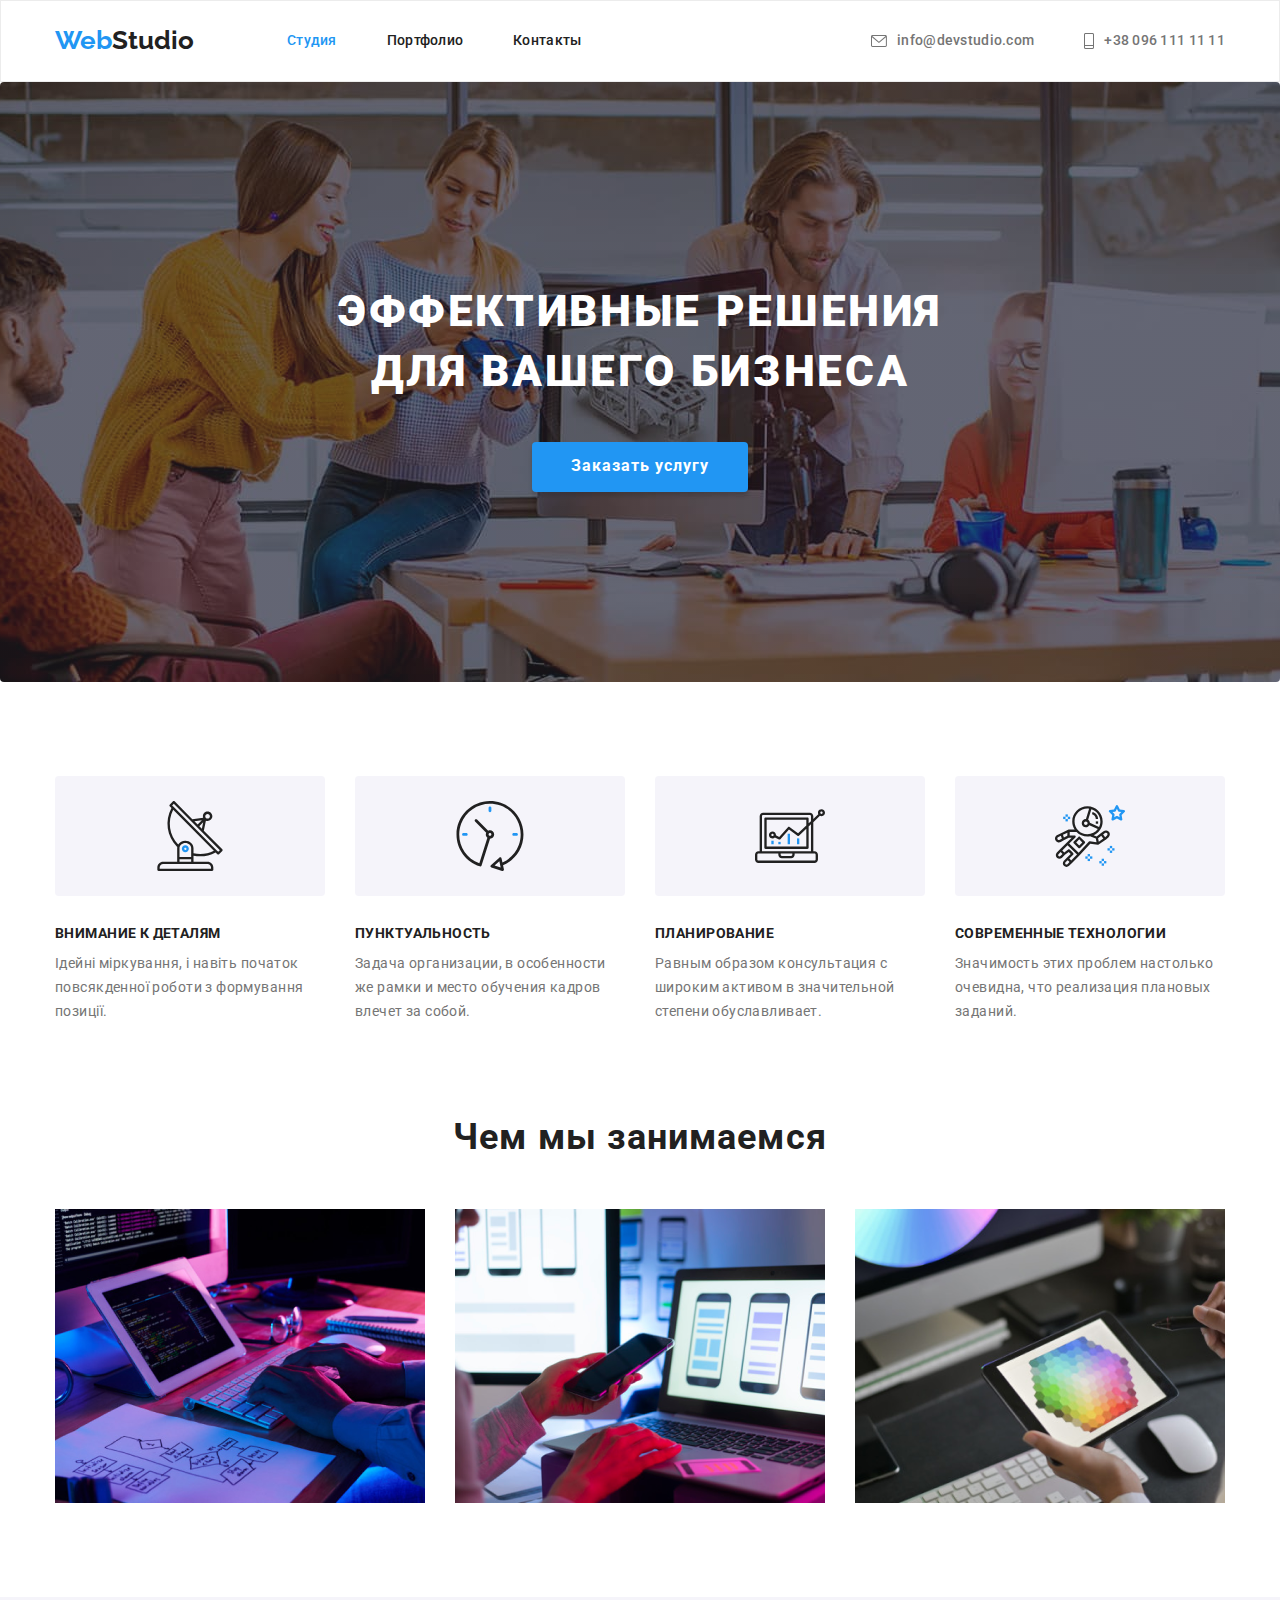
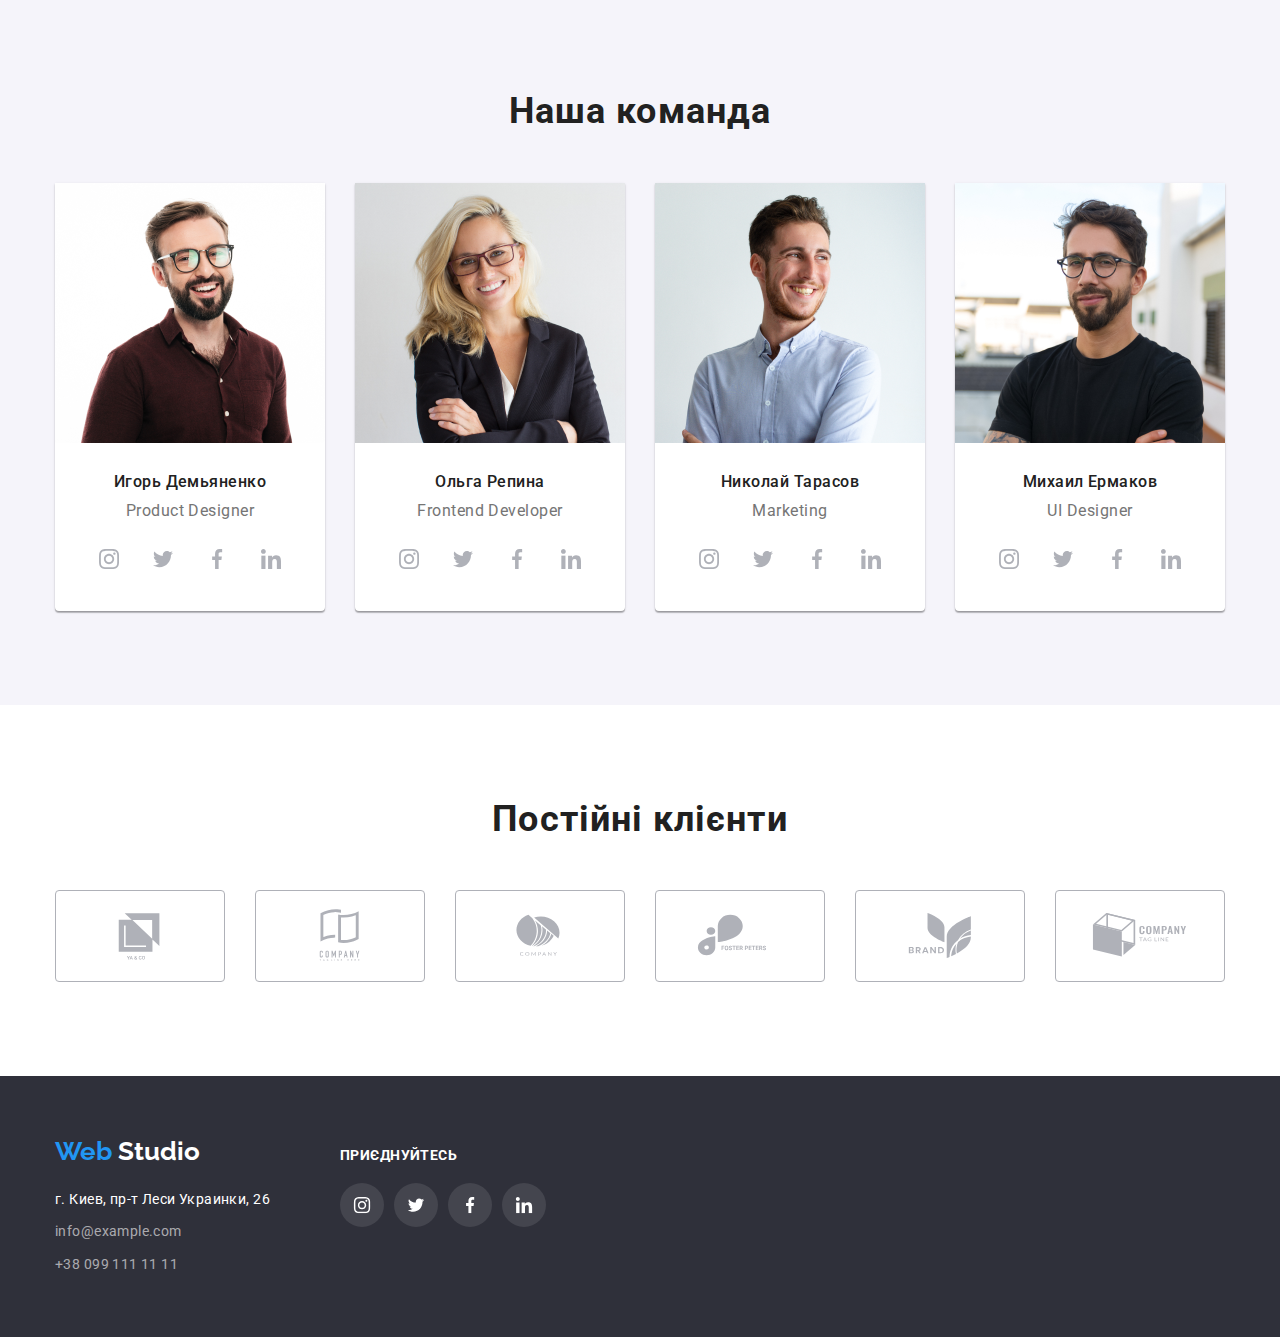
<file: index.html>
<!DOCTYPE html>
<html lang="ru">
  <head>
    <meta charset="UTF-8" />
    <meta
      name="viewport"
      content="width=device-width, user-scalable=no, initial-scale=1.0, maximum-scale=1.0, minimum-scale=1.0"
    />
    <meta http-equiv="X-UA-Compatible" content="ie=edge" />
    <title>Студия</title>
    <link
      href="https://fonts.googleapis.com/css2?family=Raleway:wght@700&amp;family=Roboto:wght@400;500;700;900&amp;display=swap"
      rel="stylesheet"
    />
    <link
      rel="stylesheet"
      href="https://cdnjs.cloudflare.com/ajax/libs/modern-normalize/1.1.0/modern-normalize.min.css"
    />
    <link rel="stylesheet" href="./css/styles.css" />
  </head>
  <body>
    <!--шапка -->
    <header class="header">
      <div class="container main-nav">
        <nav class="main-nav">
          <a href="#" lang="en" class="logo link logo-header"
            >Web<span class="studio-logo-header">Studio</span></a
          >
          <ul class="nav-header">
            <li class="nav-header-title">
              <a href="./index.html" class="nav-studio current link">Студия</a>
            </li>
            <li class="nav-header-title">
              <a href="./portfolio.html" class="nav-studio link">Портфолио</a>
            </li>
            <li class="nav-header-title">
              <a href="#" class="nav-studio link">Контакты</a>
            </li>
          </ul>
        </nav>

        <!-- контакты -->
        <ul class="nav-header contact">
          <li class="nav-header-title">
            <a href="mailto:info@devstudio.com" class="nav-studio contacts link">
              <svg class="header-icon" width="16" height="12">
                <use href="./images/symbol-defs.svg#icon-envelope-hover" class=""></use>
              </svg>
              <span>info@devstudio.com</span>
            </a>
          </li>
          <li class="nav-header-title">
            <a href="tel:+380961111111" class="nav-studio contacts link">
              <svg class="header-icon" width="10" height="16">
                <use href="./images/symbol-defs.svg#icon-Vector" class=""></use>
              </svg>
              <span>+38 096 111 11 11</span></a
            >
          </li>
        </ul>
      </div>
    </header>

    <main>
      <!-- Эффективные решения для вашего бизнеса -->
      <section class="hero">
        <div class="container">
          <h1 class="main-text">Эффективные решения для вашего бизнеса</h1>
          <button type="button" class="buttons studio">Заказать услугу</button>
        </div>
      </section>
      <!-- Особенности -->
      <section class="section">
        <h2 class="visually-hidden">Особенности</h2>
        <div class="container">
          <ul class="main-nav">
            <li class="peculiarities-title main-nav-item">
              <h3 class="peculiarities">Внимание к деталям</h3>
              <p class="peculiarities-text">
                Ідейні міркування, і навіть початок повсякденної роботи з формування позиції.
              </p>
            </li>
            <li class="peculiarities-title main-nav-item">
              <h3 class="peculiarities">Пунктуальность</h3>
              <p class="peculiarities-text">
                Задача организации, в особенности же рамки и место обучения кадров влечет за собой.
              </p>
            </li>
            <li class="peculiarities-title main-nav-item">
              <h3 class="peculiarities">Планирование</h3>
              <p class="peculiarities-text">
                Равным образом консультация с широким активом в значительной степени обуславливает.
              </p>
            </li>
            <li class="peculiarities-title main-nav-item">
              <h3 class="peculiarities">Современные технологии</h3>
              <p class="peculiarities-text">
                Значимость этих проблем настолько очевидна, что реализация плановых заданий.
              </p>
            </li>
          </ul>
        </div>
      </section>
      <!-- Чем мы занимаемся -->
      <section class="section-main">
        <div class="container">
          <h2 class="title-text">Чем мы занимаемся</h2>

          <ul class="main-nav applications">
            <li class="main-nav-item">
              <img
                src="./images/occupation1.jpg"
                alt="Десктопные приложения"
                width="370"
                height="294"
              />
            </li>
            <li class="main-nav-item">
              <img
                src="./images/occupation2.jpg"
                alt="Мобильные приложения"
                width="370"
                height="294"
              />
            </li>
            <li class="main-nav-item">
              <img
                src="./images/occupation3.jpg"
                alt="Дизайнерские решения"
                width="370"
                height="294"
              />
            </li>
          </ul>
        </div>
      </section>
      <!-- Наша команда -->
      <section class="team-section section">
        <div class="container">
          <h2 class="title-text">Наша команда</h2>
          <ul class="team main-nav">
            <li class="box main-nav-item">
              <img src="./images/team1.jpeg" alt="Product Designer" width="270" />
              <div class="team-text">
                <h3 class="team-name">Игорь Демьяненко</h3>
                <p lang="en" class="team-profession">Product Designer</p>
                <ul class="team-icon-list">
                  <li class="team-icon-item link">
                    <a href="" class="team-icon">
                      <svg class="team-icon-svg" width="20" height="20">
                        <use
                          href="./images/symbol-defs.svg#icon-instagram-2"
                          class="team-icon-use"
                        ></use>
                      </svg>
                    </a>
                  </li>
                  <li class="team-icon-item link">
                    <a href="" class="team-icon">
                      <svg class="team-icon-svg" width="20" height="20">
                        <use
                          href="./images/symbol-defs.svg#icon-twitter-1"
                          class="team-icon-use"
                        ></use>
                      </svg>
                    </a>
                  </li>
                  <li class="team-icon-item link">
                    <a href="" class="team-icon">
                      <svg class="team-icon-svg" width="20" height="20">
                        <use
                          href="./images/symbol-defs.svg#icon-facebook-1"
                          class="team-icon-use"
                        ></use>
                      </svg>
                    </a>
                  </li>
                  <li class="team-icon-item link">
                    <a href="" class="team-icon">
                      <svg class="team-icon-svg" width="20" height="20">
                        <use
                          href="./images/symbol-defs.svg#icon-linkedin-1"
                          class="team-icon-use"
                        ></use>
                      </svg>
                    </a>
                  </li>
                </ul>
              </div>
            </li>
            <li class="box main-nav-item">
              <img src="./images/team2.jpeg" alt="Frontend Developer" width="270" />
              <div class="team-text">
                <h3 class="team-name">Ольга Репина</h3>
                <p lang="en" class="team-profession">Frontend Developer</p>
                <ul class="team-icon-list">
                  <li class="team-icon-item link">
                    <a href="" class="team-icon">
                      <svg class="team-icon-svg" width="20" height="20">
                        <use
                          href="./images/symbol-defs.svg#icon-instagram-2"
                          class="team-icon-use"
                        ></use>
                      </svg>
                    </a>
                  </li>
                  <li class="team-icon-item link">
                    <a href="" class="team-icon">
                      <svg class="team-icon-svg" width="20" height="20">
                        <use
                          href="./images/symbol-defs.svg#icon-twitter-1"
                          class="team-icon-use"
                        ></use>
                      </svg>
                    </a>
                  </li>
                  <li class="team-icon-item link">
                    <a href="" class="team-icon">
                      <svg class="team-icon-svg" width="20" height="20">
                        <use
                          href="./images/symbol-defs.svg#icon-facebook-1"
                          class="team-icon-use"
                        ></use>
                      </svg>
                    </a>
                  </li>
                  <li class="team-icon-item link">
                    <a href="" class="team-icon">
                      <svg class="team-icon-svg" width="20" height="20">
                        <use
                          href="./images/symbol-defs.svg#icon-linkedin-1"
                          class="team-icon-use"
                        ></use>
                      </svg>
                    </a>
                  </li>
                </ul>
              </div>
            </li>
            <li class="box main-nav-item">
              <img src="./images/team3.jpeg" alt="Marketing" width="270" />
              <div class="team-text">
                <h3 class="team-name">Николай Тарасов</h3>
                <p lang="en" class="team-profession">Marketing</p>
                <ul class="team-icon-list">
                  <li class="team-icon-item link">
                    <a href="" class="team-icon">
                      <svg class="team-icon-svg" width="20" height="20">
                        <use
                          href="./images/symbol-defs.svg#icon-instagram-2"
                          class="team-icon-use"
                        ></use>
                      </svg>
                    </a>
                  </li>
                  <li class="team-icon-item link">
                    <a href="" class="team-icon">
                      <svg class="team-icon-svg" width="20" height="20">
                        <use
                          href="./images/symbol-defs.svg#icon-twitter-1"
                          class="team-icon-use"
                        ></use>
                      </svg>
                    </a>
                  </li>
                  <li class="team-icon-item link">
                    <a href="" class="team-icon">
                      <svg class="team-icon-svg" width="20" height="20">
                        <use
                          href="./images/symbol-defs.svg#icon-facebook-1"
                          class="team-icon-use"
                        ></use>
                      </svg>
                    </a>
                  </li>
                  <li class="team-icon-item link">
                    <a href="" class="team-icon">
                      <svg class="team-icon-svg" width="20" height="20">
                        <use
                          href="./images/symbol-defs.svg#icon-linkedin-1"
                          class="team-icon-use"
                        ></use>
                      </svg>
                    </a>
                  </li>
                </ul>
              </div>
            </li>
            <li class="box main-nav-item">
              <img src="./images/team4.jpeg" alt="UI Designer" width="270" />
              <div class="team-text">
                <h3 class="team-name">Михаил Ермаков</h3>
                <p lang="en" class="team-profession">UI Designer</p>
                <ul class="team-icon-list">
                  <li class="team-icon-item link">
                    <a href="" class="team-icon">
                      <svg class="team-icon-svg" width="20" height="20">
                        <use
                          href="./images/symbol-defs.svg#icon-instagram-2"
                          class="team-icon-use"
                        ></use>
                      </svg>
                    </a>
                  </li>
                  <li class="team-icon-item link">
                    <a href="" class="team-icon">
                      <svg class="team-icon-svg" width="20" height="20">
                        <use
                          href="./images/symbol-defs.svg#icon-twitter-1"
                          class="team-icon-use"
                        ></use>
                      </svg>
                    </a>
                  </li>
                  <li class="team-icon-item link">
                    <a href="" class="team-icon">
                      <svg class="team-icon-svg" width="20" height="20">
                        <use
                          href="./images/symbol-defs.svg#icon-facebook-1"
                          class="team-icon-use"
                        ></use>
                      </svg>
                    </a>
                  </li>
                  <li class="team-icon-item link">
                    <a href="" class="team-icon">
                      <svg class="team-icon-svg" width="20" height="20">
                        <use
                          href="./images/symbol-defs.svg#icon-linkedin-1"
                          class="team-icon-use"
                        ></use>
                      </svg>
                    </a>
                  </li>
                </ul>
              </div>
            </li>
          </ul>
        </div>
      </section>
      <!--   Постійні клієнти-->
      <section class="section">
        <div class="container">
          <h2 class="title-text">Постійні клієнти</h2>
          <ul class="clients">
            <li class="clients-icons-item link">
              <a href="" class="clients-icon">
                <svg class="clients-icon-svg" width="106" height="60">
                  <use href="./images/symbol-defs.svg#icon-Logo" class="clients-icon-use"></use>
                </svg>
              </a>
            </li>
            <li class="clients-icons-item link">
              <a href="" class="clients-icon">
                <svg class="clients-icon-svg" width="106" height="60">
                  <use href="./images/symbol-defs.svg#icon-Logo-1" class="clients-icon-use"></use>
                </svg>
              </a>
            </li>
            <li class="clients-icons-item link">
              <a href="" class="clients-icon">
                <svg class="clients-icon-svg" width="106" height="60">
                  <use href="./images/symbol-defs.svg#icon-Logo-2" class="clients-icon-use"></use>
                </svg>
              </a>
            </li>
            <li class="clients-icons-item link">
              <a href="" class="clients-icon">
                <svg class="clients-icon-svg" width="106" height="60">
                  <use href="./images/symbol-defs.svg#icon-Logo-3" class="clients-icon-use"></use>
                </svg>
              </a>
            </li>
            <li class="clients-icons-item link">
              <a href="" class="clients-icon">
                <svg class="clients-icon-svg" width="106" height="60">
                  <use href="./images/symbol-defs.svg#icon-Logo-4" class="clients-icon-use"></use>
                </svg>
              </a>
            </li>
            <li class="clients-icons-item link">
              <a href="" class="clients-icon">
                <svg class="clients-icon-svg" width="106" height="60">
                  <use href="./images/symbol-defs.svg#icon-Logo-5" class="clients-icon-use"></use>
                </svg>
              </a>
            </li>
          </ul>
        </div>
      </section>
    </main>
    <footer class="footer-box">
      <div class="container footer-box-flex">
        <div>
        <a href="#" lang="en" class="logo link"
          >Web
          <span class="studio-logo-footer">Studio</span>
        </a>

        <address class="addresses">
          <ul>
            <li class="addresses-footer-gps">
              <a class="contact-footer link gps"> г. Киев, пр-т Леси Украинки, 26</a>
            </li>
            <li class="addresses-footer-mail">
              <a href="mailto:info@example.com" class="contact-footer link">info@example.com</a>
            </li>
            <li class="addresses-footer-tel">
              <a href="tel:+380991111111" class="contact-footer link">+38 099 111 11 11</a>
            </li>
          </ul>
        </address>
        </div>
        <div>
        <div class="footer-box-icon">
          <p class="footer-icon-text">приєднуйтесь</p>
          <ul class="footer-flex">
            <li class="footer-icon-item link">
              <a href="" class="footer-icon">
                <svg class="footer-icon-svg" width="20" height="16.25">
                  <use
                    href="./images/symbol-defs.svg#icon-instagram-2"
                    class="footer-icon-use"
                  ></use>
                </svg>
              </a>
            </li>
            <li class="footer-icon-item link">
              <a href="" class="footer-icon">
                <svg class="footer-icon-svg" width="20" height="16.25">
                  <use href="./images/symbol-defs.svg#icon-twitter-1" class="footer-icon-use"></use>
                </svg>
              </a>
            </li>
            <li class="footer-icon-item link">
              <a href="" class="footer-icon">
                <svg class="footer-icon-svg" width="20" height="16.25">
                  <use
                    href="./images/symbol-defs.svg#icon-facebook-1"
                    class="footer-icon-use"
                  ></use>
                </svg>
              </a>
            </li>
            <li class="footer-icon-item link">
              <a href="" class="footer-icon">
                <svg class="footer-icon-svg" width="20" height="16.25">
                  <use
                    href="./images/symbol-defs.svg#icon-linkedin-1"
                    class="footer-icon-use"
                  ></use>
                </svg>
              </a>
            </li>
          </ul>
        </div>
      </div>
      </div>
    </footer>
  </body>
</html>
</file>
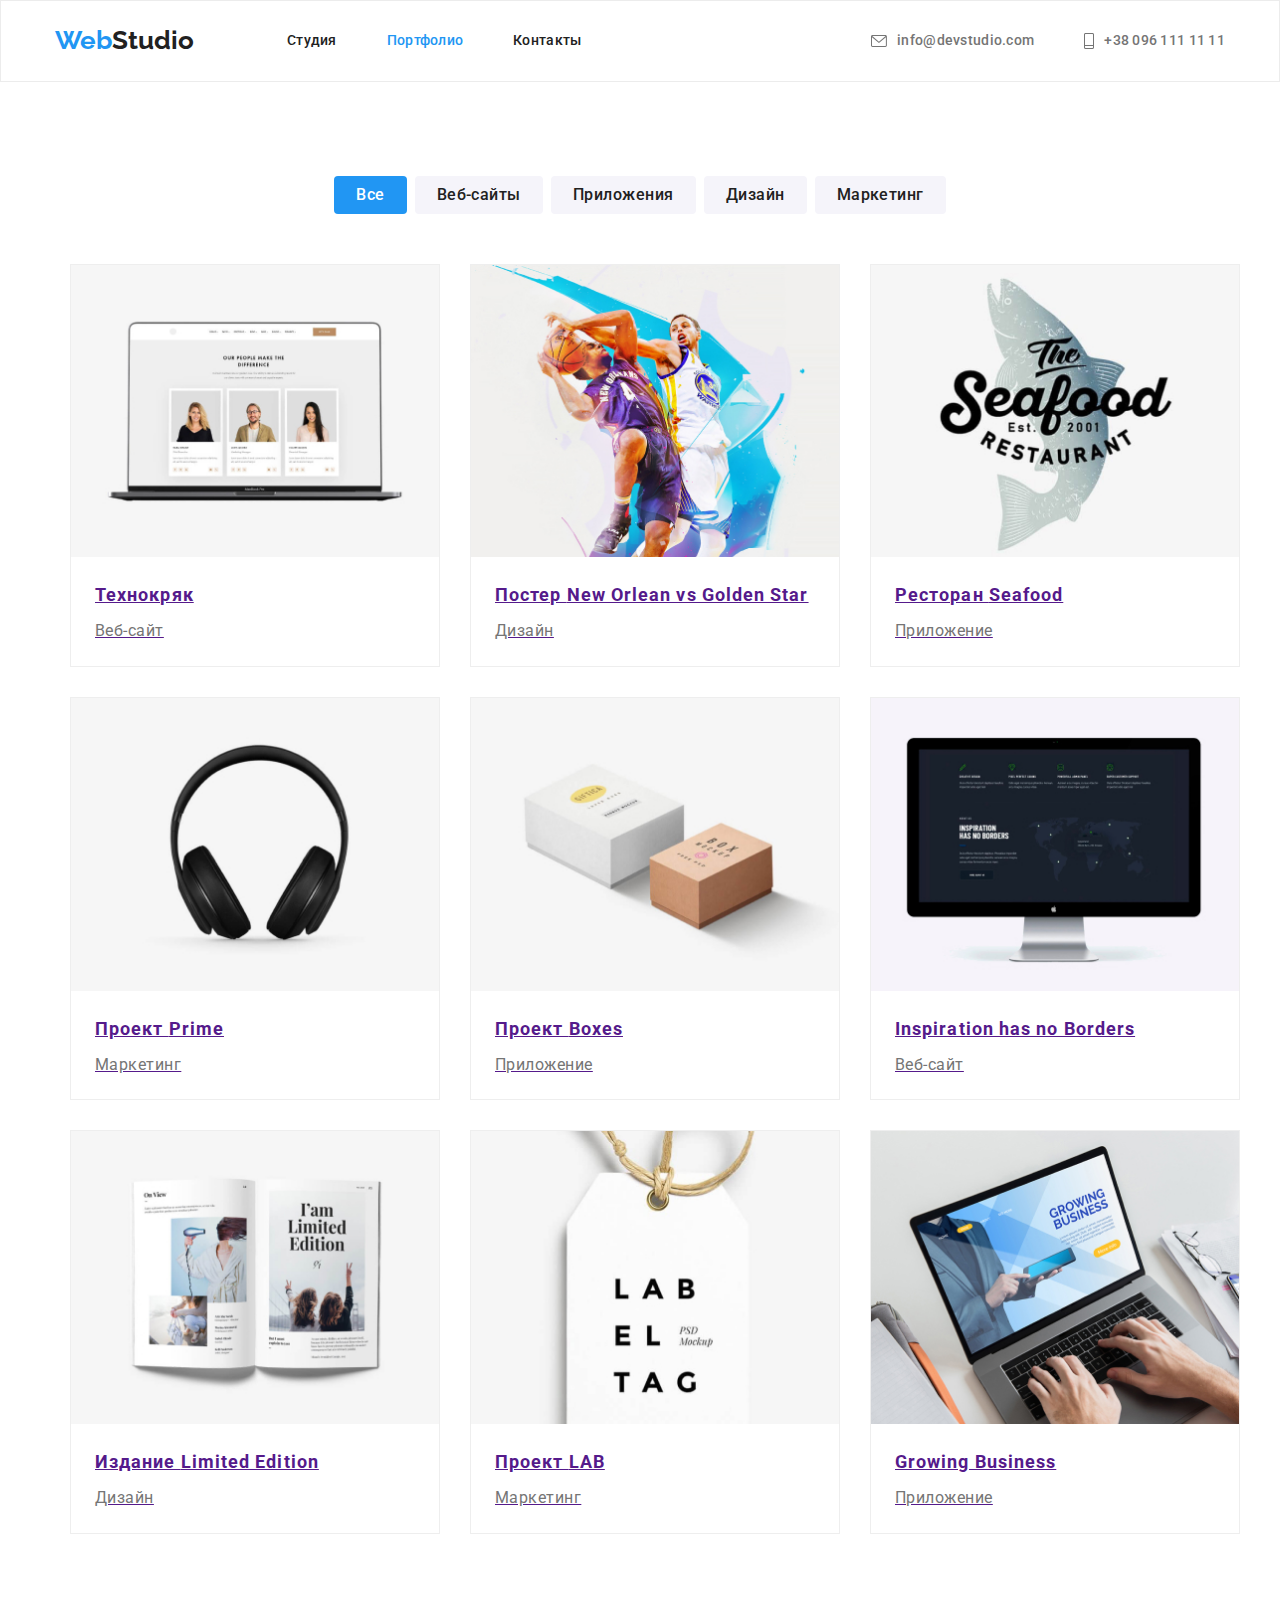
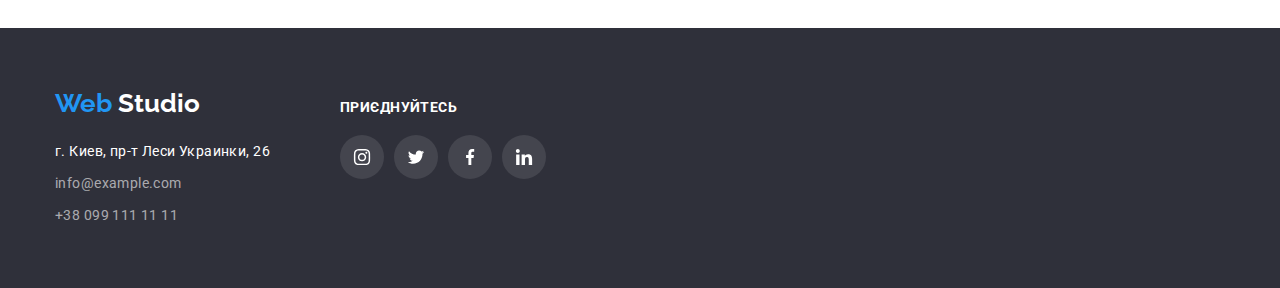
<file: portfolio.html>
<!DOCTYPE html>
<html lang="ru">
  <head>
    <meta charset="UTF-8" />
    <meta
      name="viewport"
      content="width=device-width, user-scalable=no, initial-scale=1.0, maximum-scale=1.0, minimum-scale=1.0"
    />
    <meta http-equiv="X-UA-Compatible" content="ie=edge" />
    <title>Портфолио</title>
    <link
      href="https://fonts.googleapis.com/css2?family=Raleway:wght@700&amp;family=Roboto:wght@400;500;700;900&amp;display=swap"
      rel="stylesheet"
    />
    <link
      rel="stylesheet"
      href="https://cdnjs.cloudflare.com/ajax/libs/modern-normalize/1.1.0/modern-normalize.min.css"
    />
    <link rel="stylesheet" href="./css/styles.css" />
  </head>
  <body>
    <!--шапка -->
    <header class="header">
      <div class="container main-nav">
        <nav class="main-nav">
          <a href="#" lang="en" class="logo link logo-header"
            >Web<span class="studio-logo-header">Studio</span></a
          >
          <ul class="nav-header">
            <li class="nav-header-title">
              <a href="./index.html" class="nav-studio link">Студия</a>
            </li>
            <li class="nav-header-title">
              <a href="./portfolio.html" class="nav-studio current link">Портфолио</a>
            </li>
            <li class="nav-header-title">
              <a href="#" class="nav-studio link">Контакты</a>
            </li>
          </ul>
        </nav>
        <!-- контакты -->
        <ul class="nav-header contact">
          <li class="nav-header-title">
            <a href="mailto:info@devstudio.com" class="nav-studio contacts link">
              <svg class="header-icon" width="16" height="12">
                <use href="./images/symbol-defs.svg#icon-envelope-hover" class=""></use>
              </svg>
              <span>info@devstudio.com</span>
            </a>
          </li>
          <li class="nav-header-title">
            <a href="tel:+380961111111" class="nav-studio contacts link">
              <svg class="header-icon" width="10" height="16">
                <use href="./images/symbol-defs.svg#icon-Vector" class=""></use>
              </svg>
              <span>+38 096 111 11 11</span></a
            >
          </li>
        </ul>
      </div>
    </header>

    <main>
      <!--Кнопки-->
      <section class="section-portfolio">
        <div class="container">
          <h1 class="visually-hidden">Страница Портфолио</h1>
          <ul class="portfolio-button">
            <li>
              <button type="button" class="buttons-portfolio all-buttons">Все</button>
            </li>
            <li>
              <button type="button" class="buttons-portfolio">Веб-сайты</button>
            </li>
            <li>
              <button type="button" class="buttons-portfolio">Приложения</button>
            </li>
            <li>
              <button type="button" class="buttons-portfolio">Дизайн</button>
            </li>
            <li>
              <button type="button" class="buttons-portfolio">Маркетинг</button>
            </li>
          </ul>
          <!--Проэкты-->
          <div class="container">
          <ul class="box-portfolio">
            <li class="box-cart">
              <a href="" class="ddd">
              <img src="./images/technoquack.jpeg" alt="technoquack" width="370" />
              <div class="portfolio-box-text">
                <h2 class="header-portfolio">Технокряк</h2>
                <p class="services-portfolio">Веб-сайт</p>
              </div>
              </a>
            </li>
            <li class="box-cart">
              <a href="" class="ddd">
              <img src="./images/poster.jpg" alt="poster" width="370" />
              <div class="portfolio-box-text">
                <h2 class="header-portfolio">
                  Постер <span lang="en">New Orlean vs Golden Star</span>
                </h2>
                <p class="services-portfolio">Дизайн</p>
              </div>
              </a>
            </li>
            <li class="box-cart">
              <a href="" class="ddd">
              <img src="./images/restaurant.jpg" alt="restaurant" width="370" />
              <div class="portfolio-box-text">
                <h2 class="header-portfolio">Ресторан <span lang="en">Seafood</span></h2>
                <p class="services-portfolio">Приложение</p>
              </div>
              </a>
            </li>
            <li class="box-cart">
              <a href="" class="ddd">
              <img src="./images/prime.jpg" alt="prime" width="370" />
              <div class="portfolio-box-text">
                <h2 class="header-portfolio">Проект <span lang="en">Prime</span></h2>
                <p class="services-portfolio">Маркетинг</p>
              </div>
              </a>
            </li>
            <li class="box-cart">
              <a href="" class="ddd">
              <img src="./images/boxes.jpg" alt="boxes" width="370" />
              <div class="portfolio-box-text">
                <h2 class="header-portfolio">Проект <span lang="en">Boxes</span></h2>
                <p class="services-portfolio">Приложение</p>
              </div>
              </a>
            </li>
            <li class="box-cart">
              <a href="" class="ddd">
              <img src="./images/inspiration.jpg" alt="inspiration" width="370" />
              <div class="portfolio-box-text">
                <h2 lang="en" class="header-portfolio">Inspiration has no Borders</h2>
                <p class="services-portfolio">Веб-сайт</p>
              </div>
              </a>
            </li>
            <li class="box-cart">
              <a href="" class="ddd">
              <img src="./images/limited.jpg" alt="limited" width="370" />
              <div class="portfolio-box-text">
                <h2 class="header-portfolio">Издание <span lang="en">Limited Edition</span></h2>
                <p class="services-portfolio">Дизайн</p>
              </div>
              </a>
            </li>
            <li class="box-cart">
              <a href="" class="ddd">
              <img src="./images/lab.jpg" alt="lab" width="370" />
              <div class="portfolio-box-text">
                <h2 class="header-portfolio">Проект <span lang="en">LAB</span></h2>
                <p class="services-portfolio">Маркетинг</p>
              </div>
              </a>
            </li>
            <li class="box-cart">
              <a href="" class="ddd">
              <img src="./images/growing-business.jpg" alt="growing-business" width="370" />
              <div class="portfolio-box-text">
                <h2 lang="en" class="header-portfolio">Growing Business</h2>
                <p class="services-portfolio">Приложение</p>
              </div>
              </a>
            </li>
          </ul>
          </div>
        </div>
      </section>
    </main>
    <footer class="footer-box">
      <div class="container footer-box-flex">
        <div>
          <a href="#" lang="en" class="logo link"
            >Web
            <span class="studio-logo-footer">Studio</span>
          </a>

          <address class="addresses">
            <ul>
              <li class="addresses-footer-gps">
                <a class="contact-footer link gps"> г. Киев, пр-т Леси Украинки, 26</a>
              </li>
              <li class="addresses-footer-mail">
                <a href="mailto:info@example.com" class="contact-footer link">info@example.com</a>
              </li>
              <li class="addresses-footer-tel">
                <a href="tel:+380991111111" class="contact-footer link">+38 099 111 11 11</a>
              </li>
            </ul>
          </address>
        </div>
        <div>
          <div class="footer-box-icon">
            <p class="footer-icon-text">приєднуйтесь</p>
            <ul class="footer-flex">
              <li class="footer-icon-item link">
                <a href="" class="footer-icon">
                  <svg class="footer-icon-svg" width="20" height="16.25">
                    <use
                      href="./images/symbol-defs.svg#icon-instagram-2"
                      class="footer-icon-use"
                    ></use>
                  </svg>
                </a>
              </li>
              <li class="footer-icon-item link">
                <a href="" class="footer-icon">
                  <svg class="footer-icon-svg" width="20" height="16.25">
                    <use
                      href="./images/symbol-defs.svg#icon-twitter-1"
                      class="footer-icon-use"
                    ></use>
                  </svg>
                </a>
              </li>
              <li class="footer-icon-item link">
                <a href="" class="footer-icon">
                  <svg class="footer-icon-svg" width="20" height="16.25">
                    <use
                      href="./images/symbol-defs.svg#icon-facebook-1"
                      class="footer-icon-use"
                    ></use>
                  </svg>
                </a>
              </li>
              <li class="footer-icon-item link">
                <a href="" class="footer-icon">
                  <svg class="footer-icon-svg" width="20" height="16.25">
                    <use
                      href="./images/symbol-defs.svg#icon-linkedin-1"
                      class="footer-icon-use"
                    ></use>
                  </svg>
                </a>
              </li>
            </ul>
          </div>
        </div>
      </div>
    </footer>
  </body>
</html>
</file>
<file: css/styles.css>
:root {
  --header-color: #212121;
  --text-color: #757575;
  --accent-color: #2196f3;
  --light-color: #ffffff;
  --fon-color: #2f303a;
  --team-color: #f5f4fa;
  --border-color: #ececec;
  --icon-color: #afb1b8;
  --border-shadow-color: #eeeeee;
}

body {
  font-family: 'Roboto', sans-serif;
  color: var(--header-color);
  background-color: var(--light-color);
}

h1,
h2,
h3,
h4,
h5,
h6,
p {
  margin: 0;
}

ul {
  margin: 0;
  padding-left: 0;
}

.container {
  width: 1200px;
  padding-left: 15px;
  padding-right: 15px;

  margin-left: auto;
  margin-right: auto;
}

/* Cтудия */

.link {
  text-decoration: none;
  color: var(--header-color);
}

li {
  list-style: none;
}

.section {
  padding-top: 94px;
  padding-bottom: 94px;
}

.logo {
  font-family: 'Raleway', sans-serif;
  font-weight: 700;
  font-size: 26px;
  line-height: 1.19;
  color: var(--accent-color);
}

.logo-header {
  padding-top: 24px;
  padding-bottom: 25px;
  margin-right: 93px;
}

.contact {
  margin-left: auto;
}

.header-icon {
  margin-right: 10px;
}

.main-nav {
  display: flex;
}

.header {
  border: 1px solid var(--border-color);
  margin-right: auto;
  margin-left: auto;
}

.nav-header {
  font-weight: 500;
  font-size: 14px;
  line-height: 1.14;
  letter-spacing: 0.02em;
  display: flex;
}

.nav-studio {
  display: block;
  padding-top: 32px;
  padding-bottom: 32px;
}

.nav-header-title {
  margin-right: 50px;
}

.nav-header-title:last-child,
.main-nav-item:last-child,
.footer-icon-item:last-child{
  margin-right: 0;
}
.main-nav-item {
  margin-right: 30px;
}
.nav-header .nav-studio:hover {
  color: var(--accent-color);
  fill: var(--accent-color);
}
.nav-header .nav-studio:focus {
  color: var(--accent-color);
}
.nav-header .nav-studio:focus .header-icon{
  fill: var(--accent-color);
}

.current {
  color: var(--accent-color);
}

.contacts {
  color: var(--text-color);
  fill: var(--text-color);
  display: flex;
  align-items: center;
}

.hero {
  background-color: #c4c4c4;
  height: 600px;
  max-width: 1600px;
  margin-right: auto;
  margin-left: auto;
  background-image: linear-gradient(to right, rgba(47, 48, 58, 0.4), rgba(47, 48, 58, 0.4)),
    url('../images/hero.jpg');
  background-repeat: no-repeat;
  background-size: cover;
  background-position: center;
  border-radius: 4px;
  display: block;
  text-align: center;
  padding: 200px 0;
}

.buttons:hover,
.buttons:focus {
  background-color: var(--accent-color);
  color: var(--light-color);
}

.buttons {
  cursor: pointer;
}

.studio {
  border: 0;
  background: var(--accent-color);
  box-shadow: 0 4px 4px rgba(0, 0, 0, 0.15);
  border-radius: 4px;
  font-weight: 700;
  font-size: 16px;
  line-height: 1.8;
  align-items: center;
  text-align: center;
  letter-spacing: 0.06em;
  color: var(--light-color);
  width: 216px;
  height: 50px;
  margin-top: 40px;
}

.buttons-all {
  padding-top: 10px;
}

.visually-hidden {
  position: absolute;
  width: 1px;
  height: 1px;
  margin: -1px;
  border: 0;
  padding: 0;
  white-space: nowrap;
  clip: rect(0 0 0 0);
  overflow: hidden;
}

.main-text {
  font-weight: 900;
  font-size: 44px;
  line-height: 1.36;
  text-align: center;
  letter-spacing: 0.06em;
  text-transform: uppercase;
  color: var(--light-color);
  width: 696px;
  margin: auto;
}

.section-main {
  padding-bottom: 94px;
}

.peculiarities {
  font-weight: 700;
  font-size: 14px;
  line-height: 1.14;
  letter-spacing: 0.03em;
  text-transform: uppercase;
  margin-bottom: 10px;
}

.peculiarities-text {
  font-size: 14px;
  line-height: 1.7;
  letter-spacing: 0.03em;
  color: var(--text-color);
}

.peculiarities-title {
  flex-basis: 270px;
}
.peculiarities-title::before {
  content: '';
  display: flex;
  height: 120px;
  margin-bottom: 30px;
  background-size: 70px 70px;
  background-repeat: no-repeat;
  background-position: center;

  background-color: var(--team-color);
  border-radius: 4px;
}
.peculiarities-title:nth-child(1)::before {
  background-image: url('../images/antenna.svg');
}
.peculiarities-title:nth-child(2)::before {
  background-image: url('../images/clock.svg');
}
.peculiarities-title:nth-child(3)::before {
  background-image: url('../images/diagram.svg');
}
.peculiarities-title:nth-child(4)::before {
  background-image: url('../images/astronaut.svg');
}

.title-text {
  font-weight: 700;
  font-size: 36px;
  line-height: 1.16;
  letter-spacing: 0.03em;
  text-align: center;
}

.applications {
  margin-top: 50px;
}

.team-section {
  background-color: var(--team-color);
}

.team {
  margin-top: 50px;
}

.team-text {
  padding-top: 30px;
  padding-bottom: 30px;
  text-align: center;
}

.team-name {
  font-weight: 500;
  font-size: 16px;
  line-height: 1.18;
  letter-spacing: 0.03em;
  margin-bottom: 10px;
}

.team-profession {
  font-weight: 400;
  line-height: 1.18;
  letter-spacing: 0.03em;
  color: var(--text-color);
  margin-bottom: 16px;
}
.team-icon-list {
  display: flex;
  justify-content: center;
  gap: 10px;
}

.team-icon {
  width: 44px;
  height: 44px;
  border-radius: 50%;
  display: flex;
  align-items: center;
  justify-content: center;
  fill: var(--icon-color);
}

.team-icon:hover,
.team-icon:focus {
  background-color: var(--accent-color);
}

.team-icon:hover .team-icon-svg,
.team-icon:focus .team-icon-svg {
  fill: var(--light-color);
}

.contact-footer {
  font-size: 14px;
  line-height: 1.7;
  letter-spacing: 0.03em;
  color: rgba(255, 255, 255, 0.6);
}

.gps {
  font-size: 14px;
  line-height: 24px;
  letter-spacing: 0.03em;
  color: var(--light-color);
}

.footer-box {
  background-color: var(--fon-color);
  padding: 60px 0;

}

.contact-footer:hover,
.contact-footer:focus {
  color: var(--light-color);
}

.studio-logo-header {
  color: var(--header-color);
}

.studio-logo-footer {
  color: var(--light-color);
}

/*/Портфолио*/
.section-portfolio {
  padding: 94px 0;
}

.section-lite {
  padding-top: 50px;
  padding-bottom: 94px;
}

.buttons-portfolio {
  font-family: 'Roboto', sans-serif;
  font-weight: 500;
  line-height: 1.6;
  text-align: center;
  letter-spacing: 0.03em;
  color: var(--header-color);
  background: var(--team-color);
  border-radius: 4px;
  margin-left: auto;
  margin-right: auto;
  border: none;
  height: 38px;
  padding: 6px 22px;
}

.portfolio-button li {
  margin-right: 8px;
}

.portfolio-button li:last-child {
  margin-right: 0;
}

.buttons-portfolio:hover,
.buttons-portfolio:focus {
  background-color: var(--accent-color);
  color: var(--light-color);
  box-shadow: 0 3px 1px rgba(0, 0, 0, 0.1), 0 1px 2px rgba(0, 0, 0, 0.08),
    0 2px 2px rgba(0, 0, 0, 0.12);
  border-radius: 4px;
}

.buttons-portfolio {
  cursor: pointer;
}

.header-portfolio {
  font-weight: 700;
  font-size: 18px;
  line-height: 2;
  letter-spacing: 0.06em;
}

.services-portfolio {
  line-height: 1.8;
  letter-spacing: 0.03em;
  color: var(--text-color);
  margin-top: 4px;
}

.box {
  background: var(--light-color);

  box-shadow: 0 1px 3px rgba(0, 0, 0, 0.12), 0 1px 1px rgba(0, 0, 0, 0.14),
    0 2px 1px rgba(0, 0, 0, 0.2);
  border-radius: 0 0 4px 4px;
}

.portfolio-button {
  display: flex;
  justify-content: center;
}

.clients {
  display: flex;
  gap: 30px;
  margin-top: 50px;
}

.clients-icon {
  width: 170px;
  height: 92px;
  border: 1px solid #afb1b8;
  border-radius: 4px;
  align-items: center;
  justify-content: center;
  fill: var(--icon-color);
  display: flex;
}

.clients-icon:hover,
.clients-icon:focus {
  border-color: var(--accent-color);
}

.clients-icon:hover .clients-icon-svg,
.clients-icon:focus .clients-icon-svg {
  fill: var(--accent-color);
}

/*Футер*/
.addresses {
  font-style: normal;
  margin-top: 20px;
  display: flex;
}

.addresses-footer-mail {
  margin-top: 9px;
}

.addresses-footer-tel {
  margin-top: 9px;
}

.all-buttons {
  background-color: var(--accent-color);
  color: var(--light-color);
}

.footer-flex {
  display: flex;
  margin-top: 20px;

}
.footer-box-icon{
  margin-left: 70px;
}

.footer-box-flex{
  display: flex;
  justify-content: flex-start;
  align-items: baseline;
}
.footer-icon {
  width: 44px;
  height: 44px;
  border-radius: 50%;
  display: flex;
  align-items: center;
  justify-content: center;
  fill: var(--light-color);
  background-color: rgba(255, 255, 255, 0.1);
}
.footer-icon-text{
  font-weight: 700;
  font-size: 14px;
  letter-spacing: 0.03em;
  text-transform: uppercase;
  color: var(--light-color);

}

.footer-icon:hover,
.footer-icon:focus {
  background-color: var(--accent-color);
}

.footer-icon:hover .footer-icon-svg,
.footer-icon:focus .footer-icon-svg {
  fill: var(--light-color);
}
.footer-icon-item {
  margin-right: 10px;

}
img {
  display: block;
  max-width: 100%;
  height: auto;
}

.box-portfolio {
  display: flex;
  flex-wrap: wrap;
  margin-top: 50px;
}

.portfolio-box-text {
  padding: 20px 24px;

  border-top: 0;
}

.box-cart {
  background: var(--light-color);
  width: 370px;
  margin-right: 30px;
  margin-bottom: 30px;
  border: 1px solid var(--border-shadow-color);

}


.box-cart:hover,
.box-cart:focus {
  box-shadow: 0 1px 1px rgba(0, 0, 0, 0.12), 0 4px 4px rgba(0, 0, 0, 0.06),
    1px 4px 6px rgba(0, 0, 0, 0.16);
}

.box-cart:nth-child(3n) {
  margin-right: 0;
}

.box-cart:nth-last-child(-n + 3) {
  margin-bottom: 0;
}
</file>
